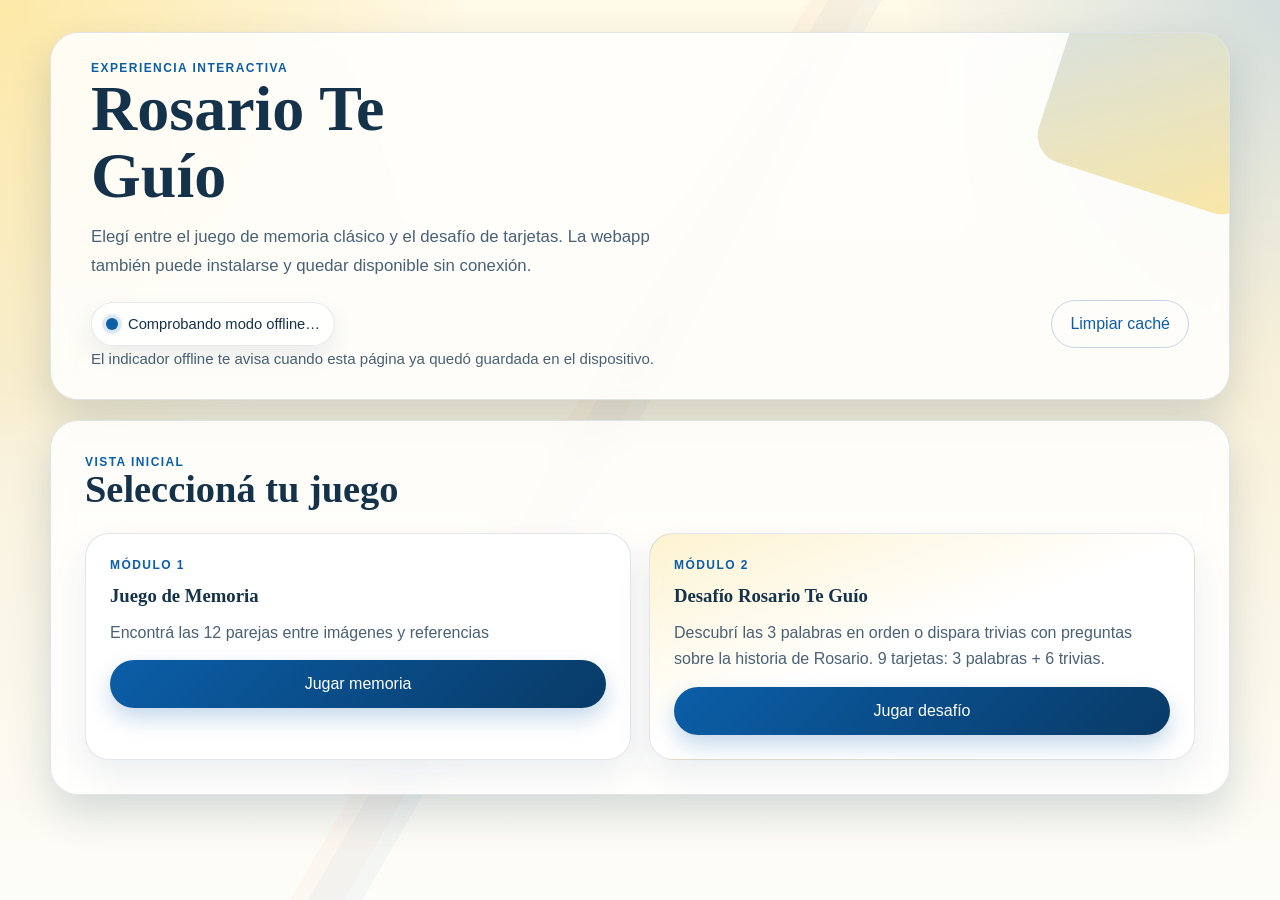
<file: index.html>
<!DOCTYPE html>
<html lang="es">
<head>
    <meta charset="UTF-8">
    <meta name="viewport" content="width=device-width, initial-scale=1.0">
    <meta
        name="description"
        content="Juego de memoria y desafío de trivias sobre Rosario para jugar desde la web o instalar como app."
    >
    <meta name="theme-color" content="#0b5ea8">
    <meta name="mobile-web-app-capable" content="yes">
    <meta name="apple-mobile-web-app-capable" content="yes">
    <meta name="apple-mobile-web-app-status-bar-style" content="default">
    <meta name="apple-mobile-web-app-title" content="Rosario Te Guío">
    <meta name="application-name" content="Rosario Te Guío">
    <meta name="msapplication-TileColor" content="#0b5ea8">
    <meta name="msapplication-TileImage" content="android-chrome-192x192.png">
    <title>Rosario Te Guío | Juegos</title>
    <link rel="manifest" href="manifest.json">
    <link rel="icon" href="favicon.ico" sizes="any">
    <link rel="icon" type="image/png" sizes="192x192" href="android-chrome-192x192.png">
    <link rel="icon" type="image/png" sizes="512x512" href="android-chrome-512x512.png">
    <link rel="apple-touch-icon" sizes="180x180" href="apple-touch-icon.png">
    <link rel="stylesheet" href="style.css">
</head>
<body>
    <main class="app-shell">
        <section class="hero">
            <p class="eyebrow">Experiencia interactiva</p>
            <h1>Rosario Te Guío</h1>
            <p class="hero-copy">
                Elegí entre el juego de memoria clásico y el desafío de tarjetas.
                La webapp también puede instalarse y quedar disponible sin conexión.
            </p>

            <div class="hero-toolbar">
                <div class="status-pills" aria-live="polite">
                    <div id="offline-status" class="status-pill status-pill--pending">
                        <span class="status-pill__icon" aria-hidden="true"></span>
                        <span id="offline-status-label">Comprobando modo offline…</span>
                    </div>
                    <div id="update-status" class="status-pill status-pill--neutral is-hidden">
                        <span class="status-pill__icon" aria-hidden="true"></span>
                        <span id="update-status-label">Nueva versión disponible</span>
                    </div>
                </div>

                <div class="hero-actions">
                    <button id="clear-cache-btn" class="ghost-button" type="button">
                        Limpiar caché
                    </button>
                </div>
            </div>

            <p id="cache-feedback" class="hero-actions__hint" aria-live="polite">
                El indicador offline te avisa cuando esta página ya quedó guardada en el dispositivo.
            </p>
        </section>

        <div id="update-banner" class="notice notice--warning is-hidden" aria-live="polite">
            <div class="update-banner__body">
                <strong id="update-banner-title">Nueva versión disponible.</strong>
                <p id="update-banner-text">
                    Ya hay una actualización lista para aplicar en esta webapp.
                </p>
            </div>
            <div class="update-banner__actions">
                <button id="update-app-btn" class="secondary-button" type="button">
                    Actualizar ahora
                </button>
            </div>
        </div>

        <section id="home-view" class="view view--active" aria-labelledby="home-title">
            <div class="section-heading">
                <div>
                    <p class="section-kicker">Vista inicial</p>
                    <h2 id="home-title">Seleccioná tu juego</h2>
                </div>
            </div>

            <div class="mode-grid">
                <article class="mode-card">
                    <p class="mode-card__tag">Módulo 1</p>
                    <h3>Juego de Memoria</h3>
                    <p>
                        Encontrá las 12 parejas entre imágenes y referencias
                    </p>
                    <button class="primary-button" type="button" data-open-view="memory-view">
                        Jugar memoria
                    </button>
                </article>

                <article class="mode-card mode-card--accent">
                    <p class="mode-card__tag">Módulo 2</p>
                    <h3>Desafío Rosario Te Guío</h3>
                    <p>
                        Descubrí las 3 palabras en orden o dispara trivias con preguntas sobre la historia
                        de Rosario. 9 tarjetas: 3 palabras + 6 trivias.
                    </p>
                    <button class="primary-button" type="button" data-open-view="challenge-view">
                        Jugar desafío
                    </button>
                </article>
            </div>
        </section>

        <section id="memory-view" class="view" aria-labelledby="memory-title">
            <div class="section-heading">
                <div>
                    <p class="section-kicker">Módulo 1</p>
                    <h2 id="memory-title">Juego de Memoria</h2>
                </div>
                <button class="ghost-button" type="button" data-open-view="home-view">
                    Volver al inicio
                </button>
            </div>

            <div class="panel panel--status">
                <div class="status-chip">
                    <span>Tiempo restante</span>
                    <strong id="memory-time">120 s</strong>
                </div>
                <div class="status-chip">
                    <span>Pares encontrados</span>
                    <strong id="memory-progress">0 / 12</strong>
                </div>
                <div class="action-row">
                    <button id="memory-start-btn" class="primary-button" type="button">Iniciar juego</button>
                    <button id="memory-reset-btn" class="secondary-button" type="button">Reiniciar</button>
                </div>
            </div>

            <div id="memory-feedback" class="notice notice--neutral" aria-live="polite">
                Emparejá cada imagen con su referencia antes de que termine el tiempo.
            </div>

            <div id="memory-board" class="board board--memory" aria-live="polite"></div>
        </section>

        <section id="challenge-view" class="view" aria-labelledby="challenge-title">
            <div class="section-heading">
                <div>
                    <p class="section-kicker">Módulo 2</p>
                    <h2 id="challenge-title">Desafío Rosario Te Guío</h2>
                </div>
                <button class="ghost-button" type="button" data-open-view="home-view">
                    Volver al inicio
                </button>
            </div>

            <div class="panel panel--status">
                <div class="status-chip">
                    <span>Tablero</span>
                    <strong>3 x 3 tarjetas</strong>
                </div>
                <div class="status-chip">
                    <span>Palabras encontradas</span>
                    <strong id="challenge-word-count">0 / 3</strong>
                </div>
                <div class="action-row">
                    <button id="challenge-reset-btn" class="secondary-button" type="button">Reiniciar</button>
                </div>
            </div>

            <div id="challenge-feedback" class="notice notice--neutral" aria-live="polite">
                Haz clic en las tarjetas para descubrir palabras o trivias.
            </div>

            <div id="challenge-board" class="board board--challenge" aria-live="polite"></div>
        </section>
    </main>

    <script src="script.js"></script>
</body>
</html>
</file>
<file: style.css>
@charset "UTF-8";

:root {
    --bg-cream: #fbf4de;
    --bg-soft: #fffdf6;
    --ink: #14324a;
    --ink-muted: #486174;
    --brand-blue: #0b5ea8;
    --brand-blue-deep: #083a66;
    --brand-gold: #f6be00;
    --brand-coral: #ef6a4b;
    --surface: rgba(255, 255, 255, 0.84);
    --surface-strong: #ffffff;
    --border: rgba(20, 50, 74, 0.12);
    --shadow: 0 18px 40px rgba(11, 52, 89, 0.16);
    --success: #2f8f4e;
    --success-soft: rgba(47, 143, 78, 0.12);
    --danger: #d74d39;
    --danger-soft: rgba(215, 77, 57, 0.12);
    --warning-soft: rgba(246, 190, 0, 0.18);
}

@keyframes fade-up {
    from {
        opacity: 0;
        transform: translateY(10px);
    }
    to {
        opacity: 1;
        transform: translateY(0);
    }
}

* {
    box-sizing: border-box;
}

html {
    -webkit-text-size-adjust: 100%;
}

body {
    margin: 0;
    min-height: 100vh;
    min-height: 100dvh;
    font-family: "Trebuchet MS", "Gill Sans", "Segoe UI", sans-serif;
    color: var(--ink);
    overflow-x: hidden;
    background:
        radial-gradient(circle at top left, rgba(246, 190, 0, 0.28), transparent 30%),
        radial-gradient(circle at top right, rgba(11, 94, 168, 0.18), transparent 24%),
        linear-gradient(180deg, #fff9e7 0%, #f8f0d8 42%, #fdfdf9 100%);
}

body::before {
    content: "";
    position: fixed;
    inset: 0;
    pointer-events: none;
    background-image:
        linear-gradient(120deg, transparent 0 46%, rgba(11, 94, 168, 0.05) 46% 49%, transparent 49% 100%),
        linear-gradient(300deg, transparent 0 52%, rgba(239, 106, 75, 0.05) 52% 55%, transparent 55% 100%);
    opacity: 0.7;
}

.app-shell {
    position: relative;
    z-index: 1;
    width: min(1180px, calc(100% - 32px));
    margin: 0 auto;
    padding: 32px 0 48px;
}

.hero,
.view,
.panel,
.mode-card {
    backdrop-filter: blur(10px);
}

.hero,
.view {
    background: var(--surface);
    border: 1px solid var(--border);
    border-radius: 28px;
    box-shadow: var(--shadow);
}

.hero {
    position: relative;
    overflow: hidden;
    padding: 28px clamp(22px, 4vw, 40px);
    margin-bottom: 20px;
}

.hero::after {
    content: "";
    position: absolute;
    width: 220px;
    height: 220px;
    right: -50px;
    top: -60px;
    border-radius: 28px;
    transform: rotate(18deg);
    background: linear-gradient(145deg, rgba(11, 94, 168, 0.18), rgba(246, 190, 0, 0.34));
}

.eyebrow,
.section-kicker,
.mode-card__tag,
.challenge-popup__progress {
    margin: 0;
    text-transform: uppercase;
    letter-spacing: 0.12em;
    font-size: 0.75rem;
    font-weight: 700;
    color: var(--brand-blue);
}

.hero h1,
.section-heading h2,
.mode-card h3,
.challenge-popup__question {
    margin: 0;
    font-family: Georgia, "Times New Roman", serif;
    line-height: 1.05;
}

.hero h1 {
    max-width: 10ch;
    font-size: clamp(2.5rem, 5vw, 4.8rem);
}

.hero-copy {
    position: relative;
    z-index: 1;
    max-width: 62ch;
    margin: 14px 0 0;
    font-size: 1.05rem;
    line-height: 1.7;
    color: var(--ink-muted);
}

.hero-toolbar {
    position: relative;
    z-index: 1;
    display: flex;
    flex-wrap: wrap;
    align-items: center;
    justify-content: space-between;
    gap: 14px;
    margin-top: 20px;
}

.status-pills {
    display: flex;
    flex-wrap: wrap;
    gap: 10px;
}

.status-pill {
    display: inline-flex;
    align-items: center;
    gap: 10px;
    min-height: 44px;
    padding: 10px 14px;
    border-radius: 999px;
    border: 1px solid rgba(20, 50, 74, 0.1);
    background: rgba(255, 255, 255, 0.84);
    box-shadow: 0 10px 24px rgba(11, 52, 89, 0.08);
    font-size: 0.92rem;
    color: var(--ink);
}

.status-pill__icon {
    display: inline-flex;
    width: 12px;
    height: 12px;
    border-radius: 999px;
    flex: 0 0 12px;
    background: rgba(72, 97, 116, 0.34);
    box-shadow: 0 0 0 4px rgba(72, 97, 116, 0.12);
}

.status-pill--success .status-pill__icon {
    background: var(--success);
    box-shadow: 0 0 0 4px rgba(47, 143, 78, 0.14);
}

.status-pill--warning .status-pill__icon {
    background: #d28a00;
    box-shadow: 0 0 0 4px rgba(246, 190, 0, 0.2);
}

.status-pill--pending .status-pill__icon {
    background: var(--brand-blue);
    box-shadow: 0 0 0 4px rgba(11, 94, 168, 0.14);
}

.status-pill--danger .status-pill__icon {
    background: var(--danger);
    box-shadow: 0 0 0 4px rgba(215, 77, 57, 0.14);
}

.hero-actions {
    position: relative;
    z-index: 1;
    display: flex;
    flex-wrap: wrap;
    align-items: center;
    gap: 14px;
    margin-top: 20px;
}

.hero-toolbar .hero-actions {
    margin-top: 0;
}

.hero-actions__hint {
    margin: 0;
    font-size: 0.94rem;
    line-height: 1.5;
    color: var(--ink-muted);
}

.update-banner {
    display: flex;
    align-items: center;
    justify-content: space-between;
    gap: 18px;
}

.update-banner__body {
    display: grid;
    gap: 4px;
}

.update-banner__body strong {
    font-size: 1rem;
    color: var(--ink);
}

.update-banner__body p {
    margin: 0;
    color: var(--ink-muted);
}

.update-banner__actions {
    display: flex;
    flex-wrap: wrap;
    gap: 10px;
}

.view {
    display: none;
    padding: clamp(22px, 4vw, 34px);
}

.view--active {
    display: block;
    animation: fade-up 260ms ease;
}

.section-heading {
    display: flex;
    align-items: center;
    justify-content: space-between;
    gap: 16px;
    margin-bottom: 24px;
}

.section-heading h2 {
    font-size: clamp(1.9rem, 3vw, 2.7rem);
}

.mode-grid {
    display: grid;
    grid-template-columns: repeat(2, minmax(0, 1fr));
    gap: 18px;
}

.mode-card,
.panel {
    background: rgba(255, 255, 255, 0.76);
    border: 1px solid var(--border);
    border-radius: 24px;
    box-shadow: 0 16px 36px rgba(11, 52, 89, 0.08);
}

.mode-card {
    display: grid;
    gap: 14px;
    align-content: start;
    padding: 24px;
}

.mode-card--accent {
    background:
        linear-gradient(160deg, rgba(246, 190, 0, 0.18), rgba(255, 255, 255, 0.82) 48%),
        rgba(255, 255, 255, 0.86);
}

.mode-card p:not(.mode-card__tag) {
    margin: 0;
    color: var(--ink-muted);
    line-height: 1.65;
}

.panel {
    padding: 18px;
    margin-bottom: 18px;
}

.panel--status {
    display: grid;
    grid-template-columns: repeat(2, minmax(0, 1fr)) auto;
    gap: 14px;
    align-items: center;
}

.status-chip {
    border-radius: 18px;
    padding: 14px 16px;
    background: var(--bg-soft);
    border: 1px solid rgba(20, 50, 74, 0.08);
}

.status-chip span {
    display: block;
    font-size: 0.85rem;
    color: var(--ink-muted);
}

.status-chip strong {
    display: block;
    margin-top: 6px;
    font-size: 1.2rem;
}

.action-row {
    display: flex;
    flex-wrap: wrap;
    gap: 10px;
    justify-content: flex-end;
}

button {
    display: inline-flex;
    align-items: center;
    justify-content: center;
    font: inherit;
    border: none;
    border-radius: 999px;
    cursor: pointer;
    min-height: 48px;
    -webkit-tap-highlight-color: transparent;
    touch-action: manipulation;
    transition: transform 160ms ease, box-shadow 160ms ease, background-color 160ms ease, color 160ms ease, opacity 160ms ease;
}

button:hover {
    transform: translateY(-1px);
}

button:disabled {
    cursor: not-allowed;
    opacity: 0.68;
    transform: none;
}

.primary-button,
.secondary-button,
.ghost-button,
.quiz-option {
    padding: 12px 18px;
}

.primary-button {
    background: linear-gradient(135deg, var(--brand-blue), var(--brand-blue-deep));
    color: #ffffff;
    box-shadow: 0 10px 22px rgba(11, 94, 168, 0.24);
}

.secondary-button {
    background: linear-gradient(135deg, #ffd452, var(--brand-gold));
    color: var(--ink);
}

.ghost-button {
    background: transparent;
    color: var(--brand-blue);
    border: 1px solid rgba(11, 94, 168, 0.24);
}

.notice {
    border-radius: 20px;
    padding: 16px 18px;
    margin-bottom: 18px;
    line-height: 1.6;
    border: 1px solid transparent;
    overflow-wrap: anywhere;
}

.notice--neutral {
    background: rgba(255, 255, 255, 0.82);
    border-color: rgba(20, 50, 74, 0.09);
}

.notice--success {
    background: var(--success-soft);
    border-color: rgba(47, 143, 78, 0.2);
}

.notice--danger {
    background: var(--danger-soft);
    border-color: rgba(215, 77, 57, 0.2);
}

.notice--warning {
    background: var(--warning-soft);
    border-color: rgba(246, 190, 0, 0.28);
}

.board {
    display: grid;
    gap: 14px;
}

.board--memory {
    grid-template-columns: repeat(6, minmax(0, 1fr));
    width: min(100%, 1080px);
    margin: 0 auto;
}

.board--challenge {
    grid-template-columns: repeat(3, minmax(0, 1fr));
    width: min(100%, 540px);
    margin: 0 auto;
}

.board-shell {
    position: relative;
    width: min(100%, 700px);
    margin: 0 auto;
    padding: 10px;
    border-radius: 30px;
    background: rgba(255, 255, 255, 0.5);
    border: 1px solid rgba(20, 50, 74, 0.08);
    box-shadow: 0 16px 32px rgba(11, 52, 89, 0.08);
}

.board.is-locked {
    pointer-events: none;
}

.is-hidden {
    display: none !important;
}

.game-card {
    position: relative;
    display: block;
    width: 100%;
    border: none;
    border-radius: 24px;
    padding: 0;
    background: transparent;
    perspective: 1400px;
    aspect-ratio: 1 / 1;
    transition: none;
}

.game-card:hover {
    transform: none;
}

.game-card__inner {
    position: relative;
    width: 100%;
    height: 100%;
    border-radius: 24px;
    transform-style: preserve-3d;
    transition: transform 640ms cubic-bezier(0.2, 0.8, 0.2, 1);
}

.game-card.is-flipped .game-card__inner {
    transform: rotateY(180deg);
}

.game-card.is-hidden {
    visibility: hidden;
    opacity: 0;
    transition: visibility 0s 0.6s, opacity 0.6s;
}

.game-card__face {
    position: absolute;
    inset: 0;
    display: flex;
    align-items: center;
    justify-content: center;
    border-radius: 24px;
    backface-visibility: hidden;
    overflow: hidden;
}

.game-card__face--back {
    padding: 14px;
    background:
        radial-gradient(circle at top, rgba(255, 255, 255, 0.24), transparent 40%),
        linear-gradient(145deg, rgba(8, 58, 102, 0.98), rgba(11, 94, 168, 0.94)),
        linear-gradient(180deg, rgba(246, 190, 0, 0.3), transparent);
    box-shadow: inset 0 0 0 1px rgba(255, 255, 255, 0.1);
}

.game-card__face--back::before,
.game-card__face--back::after {
    content: "";
    position: absolute;
    border-radius: 999px;
    background: rgba(255, 255, 255, 0.08);
}

.game-card__face--back::before {
    width: 68px;
    height: 68px;
    top: 12px;
    right: -16px;
}

.game-card__face--back::after {
    width: 88px;
    height: 88px;
    bottom: -28px;
    left: -22px;
}

.game-card__brand {
    position: relative;
    z-index: 1;
    display: grid;
    justify-items: center;
    gap: 10px;
}

.game-card__back-logo {
    width: min(76%, 150px);
    max-height: 72%;
    object-fit: contain;
    filter: drop-shadow(0 12px 24px rgba(0, 0, 0, 0.2));
}

.game-card__back-fallback {
    color: #ffffff;
    font-weight: 700;
    letter-spacing: 0.04em;
    text-align: center;
}

.game-card__face--front {
    transform: rotateY(180deg);
    background: #ffffff;
    border: 1px solid rgba(20, 50, 74, 0.1);
    box-shadow: 0 16px 32px rgba(11, 52, 89, 0.1);
}

.memory-face--image img {
    width: 100%;
    height: 100%;
    object-fit: cover;
}

.memory-face--text span {
    padding: 14px;
    font-size: 0.875rem;
    line-height: 1.4;
    text-align: center;
    word-wrap: break-word;
}

.memory-face--text,
.word-face,
.trivia-face {
    width: 100%;
    height: 100%;
    padding: 16px;
    text-align: center;
}

.memory-face--text {
    display: flex;
    align-items: center;
    justify-content: center;
    background: linear-gradient(180deg, rgba(246, 190, 0, 0.14), rgba(255, 255, 255, 0.94));
    font-weight: 700;
    line-height: 1.35;
}

.memory-face--text span {
    display: block;
    font-size: 0.95rem;
}

.game-card.is-matched .game-card__face--front {
    box-shadow: 0 18px 38px rgba(47, 143, 78, 0.22);
}

.word-face {
    display: grid;
    gap: 8px;
    align-content: center;
    background:
        linear-gradient(180deg, rgba(246, 190, 0, 0.18), rgba(255, 255, 255, 0.94)),
        #ffffff;
}

.word-face__tag {
    margin: 0;
    text-transform: uppercase;
    letter-spacing: 0.12em;
    font-size: 0.7rem;
    color: var(--brand-blue);
    font-weight: 700;
}

.word-face__label {
    margin: 0;
    font-family: Georgia, "Times New Roman", serif;
    font-size: clamp(1.35rem, 3vw, 1.9rem);
}

.trivia-face {
    display: grid;
    gap: 10px;
    align-content: center;
    background:
        radial-gradient(circle at top, rgba(239, 106, 75, 0.16), transparent 36%),
        #ffffff;
}

.trivia-face__badge {
    display: inline-flex;
    justify-content: center;
    align-items: center;
    width: 48px;
    height: 48px;
    margin: 0 auto;
    border-radius: 999px;
    background: rgba(11, 94, 168, 0.1);
    color: var(--brand-blue);
    font-weight: 700;
}

.trivia-face__title {
    display: inline-block;
    font-family: Georgia, "Times New Roman", serif;
    font-size: 1.25rem;
}

.trivia-face__meta {
    margin: 0;
    font-size: 0.82rem;
    color: var(--ink-muted);
}

.challenge-overlay {
    position: absolute;
    inset: 10px;
    display: flex;
    align-items: center;
    justify-content: center;
    padding: 16px;
    border-radius: 24px;
    background: rgba(20, 50, 74, 0.24);
    backdrop-filter: blur(6px);
}

.challenge-popup {
    width: min(100%, 560px);
    max-height: 100%;
    overflow: auto;
    border-radius: 24px;
    padding: 22px;
    background: rgba(255, 255, 255, 0.98);
    border: 1px solid rgba(20, 50, 74, 0.12);
    box-shadow: 0 18px 36px rgba(11, 52, 89, 0.18);
}

.challenge-popup--result {
    text-align: center;
}

.challenge-popup__title {
    margin: 0 0 8px;
    font-weight: 700;
    color: var(--brand-blue);
}

.challenge-popup__question {
    margin: 10px 0 18px;
    font-size: 1.4rem;
}

.challenge-popup__text {
    margin: 12px 0 0;
    color: var(--ink-muted);
    line-height: 1.65;
}

.challenge-popup__actions {
    display: flex;
    justify-content: flex-end;
    margin-top: 18px;
}

.quiz-options {
    display: grid;
    gap: 12px;
}

.quiz-option {
    text-align: left;
    border-radius: 18px;
    border: 1px solid rgba(20, 50, 74, 0.12);
    background: #ffffff;
    color: var(--ink);
}

.quiz-option:hover {
    box-shadow: 0 10px 24px rgba(11, 52, 89, 0.08);
}

.quiz-option.is-correct,
.quiz-option.is-revealed {
    background: rgba(47, 143, 78, 0.12);
    border-color: rgba(47, 143, 78, 0.28);
    color: #205f35;
}

.quiz-option.is-wrong {
    background: rgba(215, 77, 57, 0.12);
    border-color: rgba(215, 77, 57, 0.3);
    color: #962f21;
}

/* Trivia Module Styles */
.trivia-face {
    display: flex;
    align-items: center;
    justify-content: center;
    background: linear-gradient(135deg, #ff8c42 0%, #ff6b6b 100%);
    color: #ffffff;
    font-weight: bold;
    text-align: center;
    padding: 12px;
}

.trivia-face__label {
    font-size: 1rem;
}

.trivia-container {
    position: fixed;
    top: 50%;
    left: 50%;
    transform: translate(-50%, -50%);
    background: var(--surface-strong);
    border-radius: 24px;
    padding: 32px 28px;
    box-shadow: 0 24px 60px rgba(0, 0, 0, 0.3);
    max-width: 600px;
    width: 90%;
    max-height: 90vh;
    overflow-y: auto;
    z-index: 1000;
    animation: fade-up 0.4s ease-out;
}

.trivia-progress {
    font-size: 0.875rem;
    color: var(--ink-muted);
    margin-bottom: 16px;
    text-align: center;
    font-weight: 500;
}

.trivia-question {
    font-size: 1.125rem;
    font-weight: 600;
    color: var(--ink);
    margin-bottom: 24px;
    line-height: 1.5;
}

.trivia-options {
    display: grid;
    gap: 12px;
    margin-bottom: 24px;
}

.trivia-option {
    display: block;
    width: 100%;
    padding: 16px;
    border: 2px solid var(--border);
    border-radius: 12px;
    background: var(--surface);
    color: var(--ink);
    text-align: left;
    cursor: pointer;
    font-size: 1rem;
    transition: all 0.3s ease;
    font-family: inherit;
}

.trivia-option:hover:not(:disabled) {
    border-color: var(--brand-blue);
    background: rgba(11, 94, 168, 0.08);
}

.trivia-option:disabled {
    cursor: default;
}

.trivia-option--correct {
    border-color: var(--success);
    background: var(--success-soft);
    color: #205f35;
    font-weight: 600;
}

.trivia-option--incorrect {
    border-color: var(--danger);
    background: var(--danger-soft);
    color: #7d2f1f;
}

.trivia-reference {
    background: var(--warning-soft);
    border-left: 4px solid var(--brand-gold);
    border-radius: 8px;
    padding: 16px;
    margin-top: 16px;
}

.trivia-reference strong {
    display: block;
    color: var(--ink);
    font-weight: 700;
    margin-bottom: 8px;
}

.trivia-reference p {
    margin: 0 0 8px 0;
    color: var(--ink-muted);
    font-size: 0.95rem;
    line-height: 1.5;
    overflow-wrap: anywhere;
}

.trivia-source {
    font-size: 0.85rem;
    font-style: italic;
    color: var(--brand-blue) !important;
    margin-top: 8px !important;
    white-space: pre-line;
    overflow-wrap: anywhere;
}

.trivia-actions {
    display: flex;
    justify-content: flex-end;
    margin-top: 16px;
}

.quiz-answer-feedback {
    min-height: 24px;
    margin: 14px 0 0;
    font-weight: 700;
}

.quiz-meta {
    display: grid;
    gap: 12px;
    margin-top: 18px;
    padding-top: 18px;
    border-top: 1px solid rgba(20, 50, 74, 0.09);
}

.quiz-meta__block {
    padding: 14px 16px;
    border-radius: 18px;
    background: linear-gradient(160deg, rgba(246, 190, 0, 0.12), rgba(255, 255, 255, 0.92));
    border: 1px solid rgba(20, 50, 74, 0.08);
}

.quiz-meta__label {
    margin: 0 0 8px;
    text-transform: uppercase;
    letter-spacing: 0.12em;
    font-size: 0.72rem;
    font-weight: 700;
    color: var(--brand-blue);
}

.quiz-meta__stack {
    display: grid;
    gap: 10px;
}

.quiz-meta__text {
    margin: 0;
    color: var(--ink-muted);
    line-height: 1.6;
    font-size: 0.94rem;
}

@keyframes fade-up {
    from {
        opacity: 0;
        transform: translateY(10px);
    }
    to {
        opacity: 1;
        transform: translateY(0);
    }
}

@media (max-width: 980px) {
    .app-shell {
        width: min(100% - 24px, 100%);
        padding-top: 24px;
        padding-bottom: 32px;
    }

    .mode-grid,
    .panel--status {
        grid-template-columns: 1fr;
    }

    .panel--status {
        align-items: stretch;
    }

    .action-row {
        justify-content: flex-start;
    }

    .board--memory {
        grid-template-columns: repeat(4, minmax(0, 1fr));
        gap: 12px;
    }
}

@media (max-width: 640px) {
    .app-shell {
        width: min(100% - 16px, 100%);
        padding-top: max(14px, env(safe-area-inset-top));
        padding-bottom: max(22px, env(safe-area-inset-bottom));
    }

    .hero,
    .view {
        border-radius: 24px;
    }

    .hero {
        padding: 22px 18px;
    }

    .hero::after {
        width: 160px;
        height: 160px;
        right: -34px;
        top: -38px;
    }

    .hero h1 {
        max-width: none;
        font-size: clamp(2.2rem, 11vw, 3.4rem);
    }

    .hero-copy {
        font-size: 0.98rem;
        line-height: 1.6;
    }

    .hero-toolbar {
        flex-direction: column;
        align-items: stretch;
    }

    .status-pills {
        width: 100%;
        flex-direction: column;
    }

    .status-pill {
        width: 100%;
        justify-content: flex-start;
    }

    .hero-actions {
        width: 100%;
        margin-top: 0;
    }

    .hero-actions > button {
        width: 100%;
    }

    .view {
        padding: 18px 16px 20px;
    }

    .section-heading {
        align-items: flex-start;
        flex-direction: column;
        gap: 12px;
        margin-bottom: 18px;
    }

    .section-heading > * {
        width: 100%;
    }

    .section-heading .ghost-button {
        width: 100%;
    }

    .mode-card,
    .panel {
        border-radius: 20px;
    }

    .mode-card {
        padding: 20px 18px;
    }

    .panel {
        padding: 16px;
    }

    .status-chip {
        padding: 12px 14px;
    }

    .status-chip strong {
        font-size: 1.1rem;
    }

    .action-row {
        width: 100%;
        flex-direction: column;
        align-items: stretch;
    }

    .action-row > button {
        width: 100%;
    }

    .board--memory {
        grid-template-columns: repeat(3, minmax(0, 1fr));
        gap: 8px;
    }

    .board--challenge {
        width: 100%;
        gap: 8px;
    }

    .game-card,
    .game-card__inner,
    .game-card__face {
        border-radius: 18px;
    }

    .game-card__face--back {
        padding: 10px;
    }

    .game-card__back-logo {
        width: min(70%, 108px);
    }

    .memory-face--text,
    .word-face,
    .trivia-face {
        padding: 10px;
    }

    .memory-face--text span {
        font-size: 0.8rem;
        line-height: 1.25;
    }

    .word-face__label {
        font-size: clamp(1rem, 6vw, 1.4rem);
    }

    .trivia-face__label {
        font-size: 0.9rem;
        line-height: 1.2;
    }

    .notice {
        padding: 14px 15px;
        font-size: 0.95rem;
    }

    .update-banner {
        flex-direction: column;
        align-items: stretch;
    }

    .update-banner__actions {
        width: 100%;
    }

    .update-banner__actions > button {
        width: 100%;
    }

    .challenge-overlay {
        inset: 6px;
        padding: 10px;
    }

    .challenge-popup__question {
        font-size: 1.22rem;
    }

    .trivia-container {
        top: auto;
        left: 8px;
        right: 8px;
        bottom: 8px;
        transform: none;
        width: auto;
        max-width: none;
        max-height: calc(100dvh - 16px - env(safe-area-inset-top) - env(safe-area-inset-bottom));
        border-radius: 20px;
        padding: 20px 16px max(18px, env(safe-area-inset-bottom));
    }

    .trivia-progress {
        margin-bottom: 12px;
    }

    .trivia-question {
        font-size: 1rem;
        margin-bottom: 18px;
    }

    .trivia-options {
        gap: 10px;
        margin-bottom: 18px;
    }

    .trivia-option {
        min-height: 52px;
        padding: 14px;
        font-size: 0.95rem;
    }

    .trivia-reference {
        padding: 14px;
    }

    .trivia-actions {
        justify-content: stretch;
    }

    .trivia-actions .primary-button {
        width: 100%;
    }
}

@media (max-width: 420px) {
    .app-shell {
        width: min(100% - 12px, 100%);
    }

    .hero,
    .view {
        border-radius: 20px;
    }

    .eyebrow,
    .section-kicker,
    .mode-card__tag,
    .challenge-popup__progress {
        font-size: 0.68rem;
        letter-spacing: 0.1em;
    }

    .hero {
        padding: 20px 16px;
    }

    .section-heading h2 {
        font-size: clamp(1.55rem, 8vw, 2rem);
    }

    .primary-button,
    .secondary-button,
    .ghost-button,
    .quiz-option {
        padding: 12px 16px;
    }

    .board--memory,
    .board--challenge {
        gap: 7px;
    }

    .memory-face--text span {
        font-size: 0.74rem;
    }

    .trivia-face__label {
        font-size: 0.8rem;
    }
}

@media (hover: none) {
    button:hover,
    .quiz-option:hover,
    .trivia-option:hover:not(:disabled) {
        transform: none;
        box-shadow: none;
    }
}
</file>
